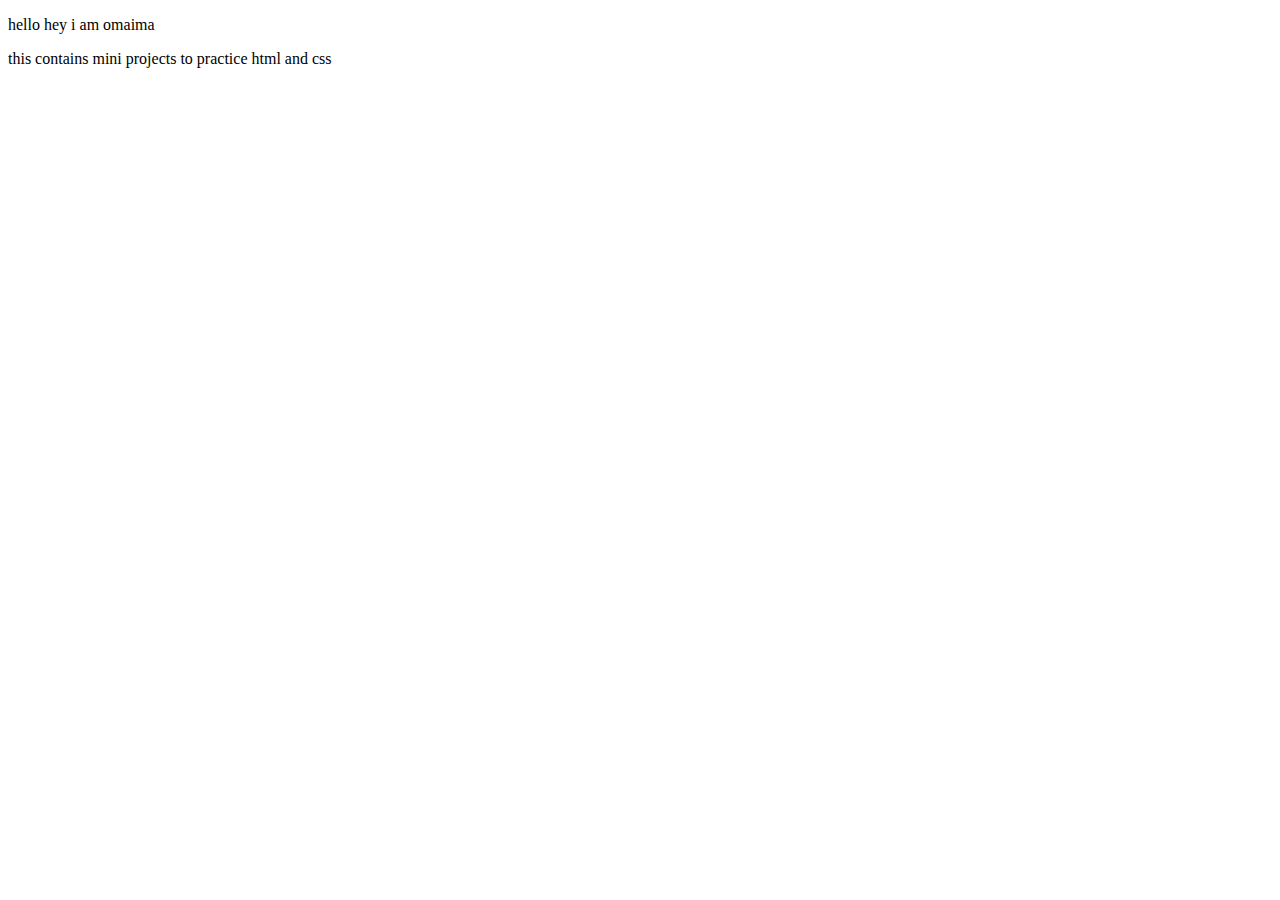
<file: index.html>
<!DOCTYPE html>
<html lang="en">
<head>
    <meta charset="UTF-8">
    <meta name="viewport" content="width=device-width, initial-scale=1.0">
    <title>Document</title>
</head>
<body>
     <p>hello hey i am omaima</p>
       <P>this contains mini projects to practice html and css</P>
     
</body>
</html>
</file>
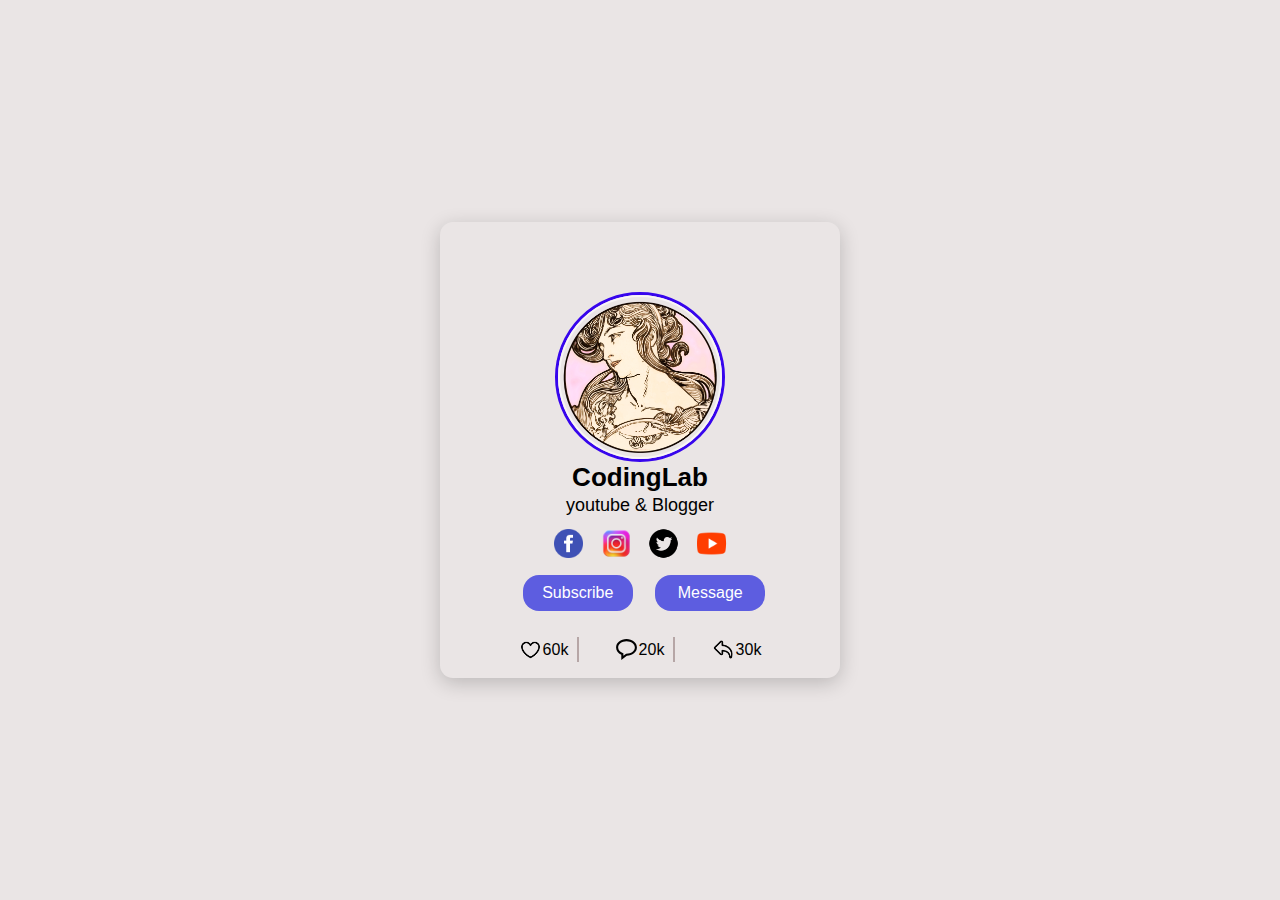
<file: profile card/index.html>
<!DOCTYPE html>
<html lang="en">
<head>
    <meta charset="UTF-8">
    <meta name="viewport" content="width=device-width, initial-scale=1.0">
    <title>profile card</title>
    <link rel="stylesheet" href="style.css">
</head>
<body>

        <div class="profile">
            <!-- <div class="upperblue">
            </div> -->
            <div class="pic">
              <img src="profile pic.webp" alt="">
            </div>
            <div class="coding">
              CodingLab
            </div>
            <div class="profession">
               youtube  &  Blogger
            </div>
            <div class="media-buttons">
          <a href="https://fb.com"><img src="fb.png" alt=""></a>
            
            <a href="https://instagram.com"><img src="insta.png" alt=""></a>
        
            <a href="https://twitter.com"><img src="twitter.png" alt=""></a>
            
            <a href="https://youtube.com"><img src="yt.png" alt=""></a>
          
        </div>
        <div class="btns">
          <button class="subs">Subscribe</button>
          <button>Message</button>
        </div>

        <div class="records">
              <div class="data">
             <img src="heart.png" alt="">
                <span>60k</span>
              </div>

              <div class="data">
             <img src="bx-message-rounded.svg" alt="">
                <span>20k</span>
              </div>

              <div class="data">
             <img src="arrow.png" alt="">
                <span>30k</span>
              </div>
           
         
        </div>
    </div>


</body>
</html>
</file>
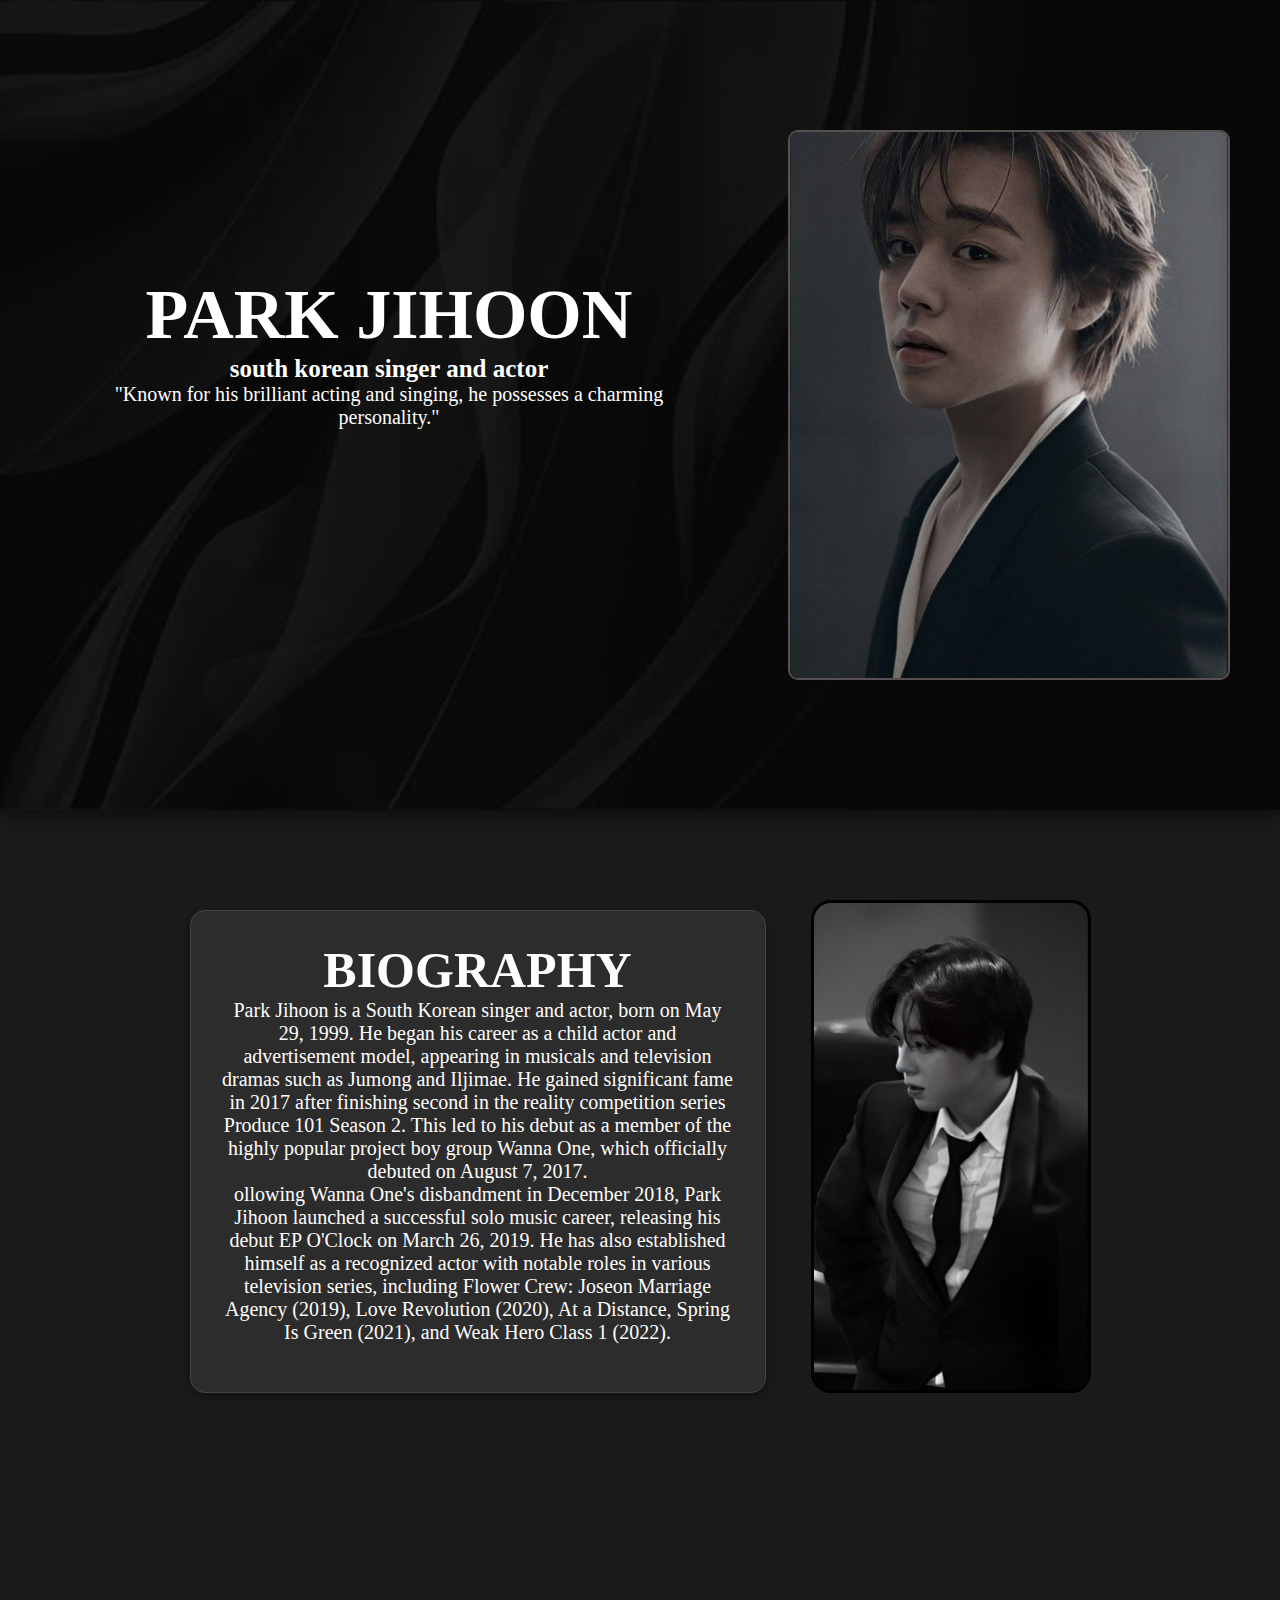
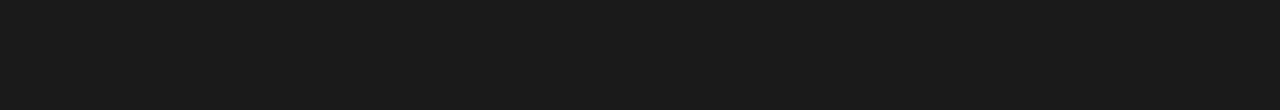
<file: tribute page/index.html>
<!DOCTYPE html>
<html lang="en">

<head>
    <meta charset="UTF-8">
    <meta name="viewport" content="width=device-width, initial-scale=1.0">
    <title>tribute page </title>
    <link rel="stylesheet" href="style.css">
</head>

<body>
    <header>
        <div class="head-section">
            <div class="short-intro">
                <h1>PARK JIHOON</h1>
                <H2>south korean singer and actor</H2>
                <p>"Known for his brilliant acting and singing, he possesses a charming personality."
                </p>
            </div>
            <img src="main pic.jpg" alt="">
        </div>
    </header>
    <main>
        <div class="main-section">
            <div class="bio-sec">
                <div class="biography">
                    <h1>BIOGRAPHY</h1>
                    <p>
                        Park Jihoon is a South Korean singer and actor, born on May 29, 1999. He began his career as a
                        child actor and advertisement model,
                        appearing in musicals and television dramas such as Jumong and Iljimae.

                        He gained significant fame in 2017 after finishing second in the reality competition series
                        Produce 101 Season 2.
                        This led to his debut as a member of the highly popular project boy group Wanna One, which
                        officially debuted on August 7, 2017.
                    </p>
                    <p>
                        ollowing Wanna One's disbandment in December 2018, Park Jihoon launched a successful solo music
                        career,
                        releasing his debut EP O'Clock on March 26, 2019. He has also established himself as a
                        recognized actor with notable roles in various television series, including Flower Crew: Joseon
                        Marriage Agency (2019),
                        Love Revolution (2020), At a Distance, Spring Is Green (2021), and Weak Hero Class 1 (2022).
                    </p>
                </div>
                <div class="img"><img src="park jihoon pic 2.jpg" alt="">
                   
                </div>
                   
            </div>
        </div>
    </main>
</body>

</html>
</file>
<file: profile card/style.css>
body{
    background-color: rgb(234, 229, 229);
    display: flex;
    align-items: center;
    justify-content: center;
    height: 100vh;
}
*{
    box-sizing: border-box;
    margin: 0;
    padding: 0;
    font-family:"poppins",sans-serif;
}
/* main box decoration */
.profile{
    max-width: 400px;
    width: 100%;
   position: relative;
    border-radius: 13px;
    box-shadow: 0px 5px 20px rgba(0, 0, 0, 0.2); 
    display: flex;
    align-items: center;
    justify-content: center;
    flex-direction: column;
    /* position: relative; */
  
}
/* .profile {
    content: "";
    position: absolute;
    width: 100%;
    height: 33%;
    background-color: rgb(54, 54, 215);
}
 */

/* profile photo decoration */
.pic img{
   
    height: 100%;
    width: 100%;
    border-radius: 50%;
    border:2px  solid rgb(248, 245, 245);
object-fit: cover;
}
.pic{
    margin-top: 70px;
    height: 170px;
    position: relative;
    width: 170px;
    border-radius: 50%;
    border: solid   rgb(55, 5, 237);
    
}
/* coding and profession */
.coding{
    font-size: 26px ;
    font-weight: bolder;
    margin-bottom: 2px;
}
.profession{
    font-size: 18px;
}
/* media button decoration */
.media-buttons{
    margin-top: 10px;
}
.media-buttons img{
 width: 35px;
 height: 35px;

}
.media-buttons a{
    padding: 4px;
}
/* buttons decoration */
.btns{
    padding: 10px;
}
.btns button{
    font-weight: 500;
    border-radius: 16px;
    font-size: 16px;
    margin-left: 8px;
    width: 110px;
    height: 36px;
    color: white;
    border-style: none;
    background-color: rgb(93, 93, 224);
}
.btns button:hover{
    background-color: rgb(59, 59, 223);
}
.subs{
    margin-right: 10px;
}
/* records decoration */
.records{
   
    display: flex;
    align-items: center;
    justify-content: center;
    padding: 16px;
    gap: 26px;
    
   
}

.records img{
    width: 25px;
    height: 25px;
    
}
.data{
    display: flex;
    align-items: center;
    justify-content: center;
    width: 70px;
    border-right:  2px  solid rgb(182, 166, 166);

}

.records :last-child{
    border-right: none;
}
</file>
<file: tribute page/style.css>
* {
    margin: 0;
    padding: 0;
    box-sizing: border-box;
    color: white;
}

/* decorating header */
.head-section {
    background-image: url(background\ img.jpg);
    background-repeat: none;
    background-position: center center;
    background-size: 100vw;
    height: 90vh;
    display: flex;
    align-items: center;
    justify-content: space-between;
    margin: auto;
    position: relative;
    box-shadow: 0 5px 15px rgba(0, 0, 0, 0.5); 


}

/* setting img in headsection */
.head-section img {
    margin: 30px;
    margin-right: 50px;
    object-fit: cover;
    object-position: center;
    width: 500px;
    height: 550px;
    border-radius: 10px;
    border: 2px solid rgb(87, 80, 80);

}

/* decorating short intro */
.short-intro {
    text-align: center;
    margin: 30px;
    margin-left: 50px;
    height: 40vh;
    padding: 50px;

}

.short-intro h1{
    font-size: 70px;
    font-family: cursive;
  
}
.short-intro h2{
       font-size: 25px;
    font-family: cursive;
   
}
.short-intro p{
     font-size: 20px;
}
/* decorating main section */

.main-section {
    width: 100%;
    min-height: 100vh;
    background-color: #1a1a1a;
    color: #e0e0e0;
    padding: 40px 0;
}



 /* Biography Section */
.biography {
    width: 45%;
    background-color: #2c2c2c;
    border: 1px solid #444; 
    padding: 30px; 
    border-radius: 15px;
    margin-top: 60px;
    box-shadow: 0 4px 8px rgba(0, 0, 0, 0.3); 
}

.biography p ,.biography h1{
    text-align: center;
    color: #fffcfc;
}
.biography p{
    font-size: 20px;
}
.biography h1{
    font-size: 50px;
     font-family: cursive;
}
.bio-sec{
    display: flex;
    justify-content: center;
    gap: 45px;
}
.bio-sec img{
    width: 280px;
    border-radius: 20px;
    border: solid rgb(0, 0, 0);

}
.bio-sec .img{
    margin-top: 50px;
    display: flex;
    align-items: center;
    justify-content: center;
    flex-direction: column;
    gap: 10px;
    

   
}
</file>
